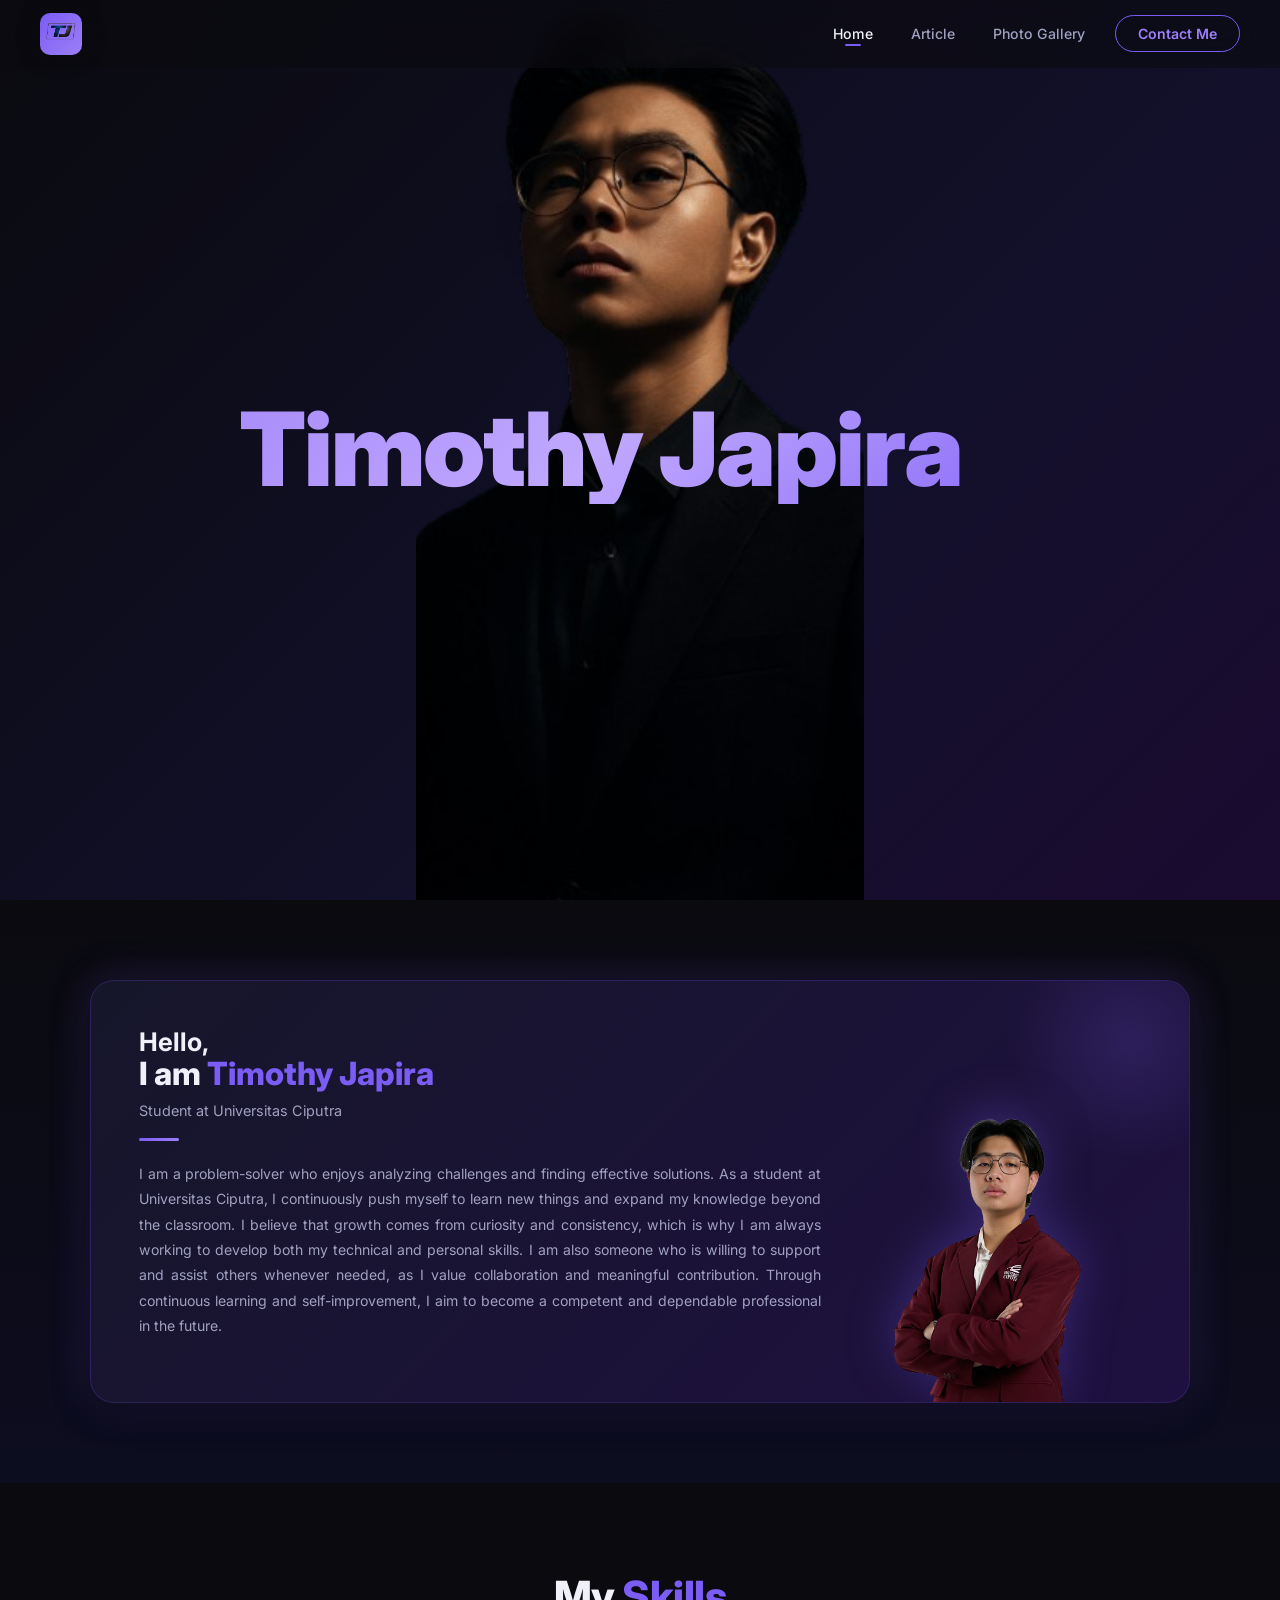
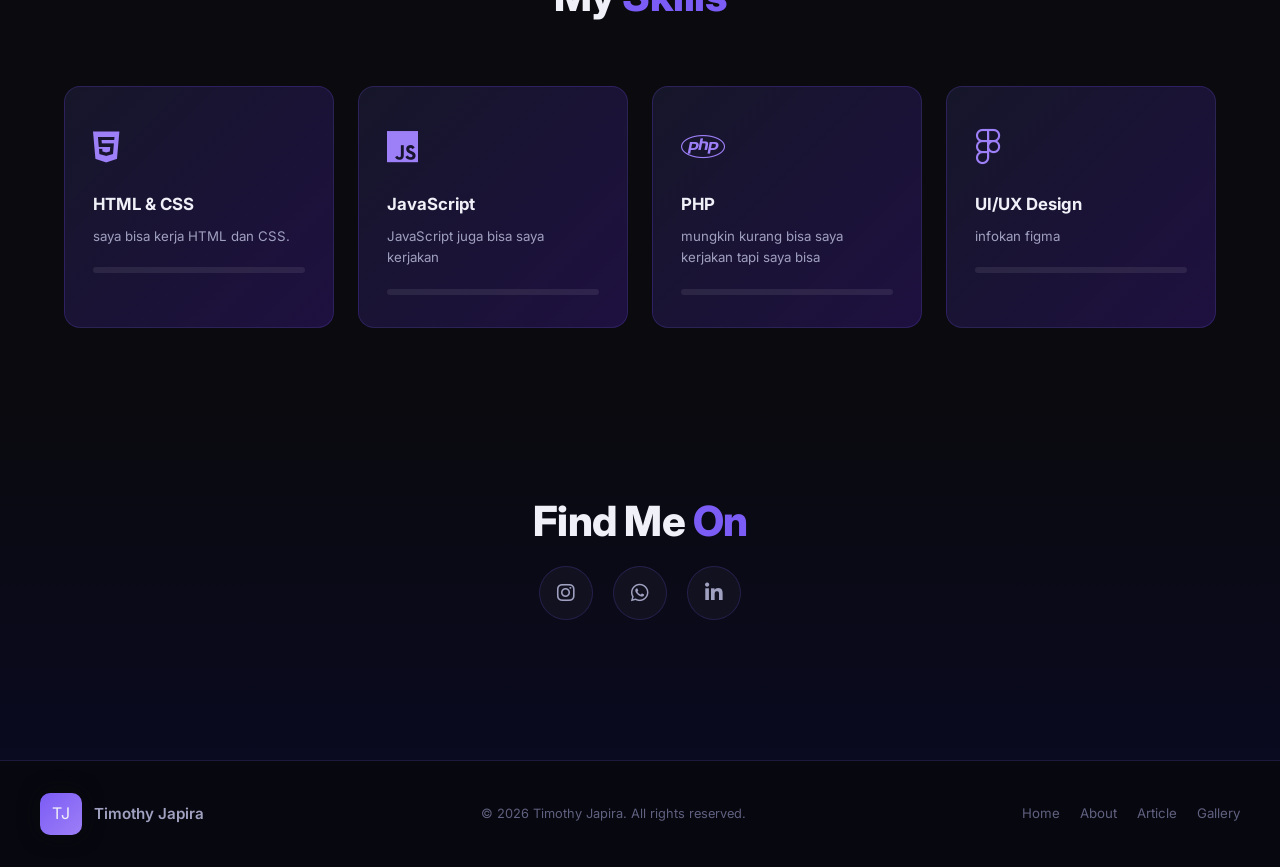
<file: index.html>
<!DOCTYPE html>
<html lang="id">

<head>
  <meta charset="UTF-8" />
  <meta name="viewport" content="width=device-width, initial-scale=1.0" />
  <meta name="description"
    content="Timothy Japira - Personal Portfolio Website. Student at Universitas Ciputra who enjoys solving problems and continuous learning." />
  <title>Timothy Japira | Portfolio</title>
  <link rel="preconnect" href="https://fonts.googleapis.com" />
  <link rel="preconnect" href="https://fonts.gstatic.com" crossorigin />
  <link href="https://fonts.googleapis.com/css2?family=Inter:wght@300;400;500;600;700;800;900&display=swap"
    rel="stylesheet" />
  <link rel="stylesheet" href="https://cdnjs.cloudflare.com/ajax/libs/font-awesome/6.5.1/css/all.min.css" />
  <link rel="stylesheet" href="home.css" />
</head>

<body>

  <!-- ========== navbar ========== -->
  <nav class="navbar" id="navbar">
    <div class="nav-container">
      <a href="#home" class="nav-logo" id="nav-logo-link">
        <div class="logo-box">
          <img src="logo.png" alt="Timothy Japira" class="nav-logo" id="nav-logo-link" />
        </div>
      </a>
      <ul class="nav-links" id="nav-links">
        <li><a href="index.html" class="nav-link active" id="nav-home">Home</a></li>
        <li><a href="article.html" class="nav-link" id="nav-article">Article</a></li>
        <li><a href="Gallery.html" class="nav-link" id="nav-gallery">Photo Gallery</a></li>
        <li><a href="#contact" class="nav-btn" id="nav-contact-btn">Contact Me</a></li>
      </ul>
    <button class="middle" id="middle" aria-label="Toggle Menu">
      <span></span>
      <span></span>
      <span></span>
    </button>
    </div>
  </nav>

 <!-- ========== hero ========== -->
  <section class="hero" id="home">
    <div class="hero-bg-image">
      <img src="image 4.png" alt="Timothy Japira" class="hero-photo" />
    </div>
    <div class="hero-content">
      <h1 class="hero-title" id="hero-title">
        <span class="hero-name">
          <center>Timothy Japira</center>
        </span>
      </h1>
    </div>
  </section>

  <!-- ========== about ========== -->
  <section class="about" id="about">
    <div class="about-container">
      <div class="about-card" id="about-card">
        <div class="about-text" id="about-text">
          <p class="about-greeting">Hello,</p>
          <h2 class="about-name">
            I am <span class="highlight">Timothy Japira</span>
          </h2>
          <p class="about-role">Student at Universitas Ciputra</p>
          <div class="about-divider"></div>
          <p class="about-description">
            I am a problem-solver who enjoys analyzing challenges and finding effective solutions. As a student at
            Universitas Ciputra, I continuously push myself to learn new things and expand my knowledge beyond the
            classroom. I believe that growth comes from curiosity and consistency, which is why I am always working to
            develop both my technical and personal skills. I am also someone who is willing to support and assist others
            whenever needed, as I value collaboration and meaningful contribution. Through continuous learning and
            self-improvement, I aim to become a competent and dependable professional in the future.
          </p>
        </div>
        <div class="about-image-wrap" id="about-image-wrap">
          <img src="TimoGanteng 1.png" alt="Timothy Japira - About" class="about-photo" id="about-photo" />
        </div>
      </div>
    </div>
  </section>

   <!-- ========== skill ========== -->
  <section class="skills" id="skills">
    <div class="section-container">
      <div class="section-header">
        <h2 class="section-title">My <span class="highlight">Skills</span></h2>
      </div>
      <div class="skills-grid" id="skills-grid">
        <div class="skill-card" id="skill-html">
          <div class="skill-icon"><i class="fab fa-html5"></i></div>
          <h3 class="skill-name">HTML & CSS</h3>
          <p class="skill-desc">saya bisa kerja HTML dan CSS.</p>
          <div class="skill-bar">
            <div class="skill-fill" style="--fill: 90%"></div>
          </div>
        </div>
        <div class="skill-card" id="skill-js">
          <div class="skill-icon"><i class="fab fa-js"></i></div>
          <h3 class="skill-name">JavaScript</h3>
          <p class="skill-desc">JavaScript juga bisa saya kerjakan</p>
          <div class="skill-bar">
            <div class="skill-fill" style="--fill: 75%"></div>
          </div>
        </div>
        <div class="skill-card" id="skill-php">
          <div class="skill-icon"><i class="fab fa-php"></i></div>
          <h3 class="skill-name">PHP</h3>
          <p class="skill-desc">mungkin kurang bisa saya kerjakan tapi saya bisa</p>
          <div class="skill-bar">
            <div class="skill-fill" style="--fill: 65%"></div>
          </div>
        </div>
        <div class="skill-card" id="skill-figma">
          <div class="skill-icon"><i class="fab fa-figma"></i></div>
          <h3 class="skill-name">UI/UX Design</h3>
          <p class="skill-desc">infokan figma</p>
          <div class="skill-bar">
            <div class="skill-fill" style="--fill: 70%"></div>
          </div>
        </div>
      </div>
    </div>
  </section>

  <!-- ========== kontak ========== -->
  <section class="contact" id="contact">
    <div class="section-container">
      <div class="contact-content">
        <h2 class="contact-title">Find Me <span class="highlight">On</span></h2>
        <div class="social-links" id="social-links">
          <a href="https://www.instagram.com/timothy_japira?igsh=MTBtNHl4cXpxdXJtYw==" class="social-btn" aria-label="Instagram">
            <i class="fab fa-instagram"></i>
          </a>
          <a href="https://wa.me/qr/Y2BQQBVTBUAJJ1" class="social-btn" aria-label="WhatsApp">
            <i class="fab fa-whatsapp"></i>
          </a>
          <a href="https://www.linkedin.com/in/timothy-japira-360aa237a?utm_source=share_via&utm_content=profile&utm_medium=member_android" class="social-btn"  aria-label="LinkedIn">
            <i class="fab fa-linkedin-in"></i>
          </a>
        </div>
      </div>
    </div>
  </section>

  <!-- ========== footer ========== -->
  <footer class="footer">
    <div class="footer-container">
      <div class="footer-logo">
        <div class="logo-box"><span class="logo-text">TJ</span></div>
        <span class="footer-name">Timothy Japira</span>
      </div>
      <p class="footer-copy">&copy; 2026 Timothy Japira. All rights reserved.</p>
      <div class="footer-links">
        <a href="#home" >Home</a>
        <a href="#about" >About</a>
        <a href="#article" >Article</a>
        <a href="#gallery">Gallery</a>
      </div>
    </div>
  </footer>

  <script src="Home.js"></script>
</body>

</html>
</file>
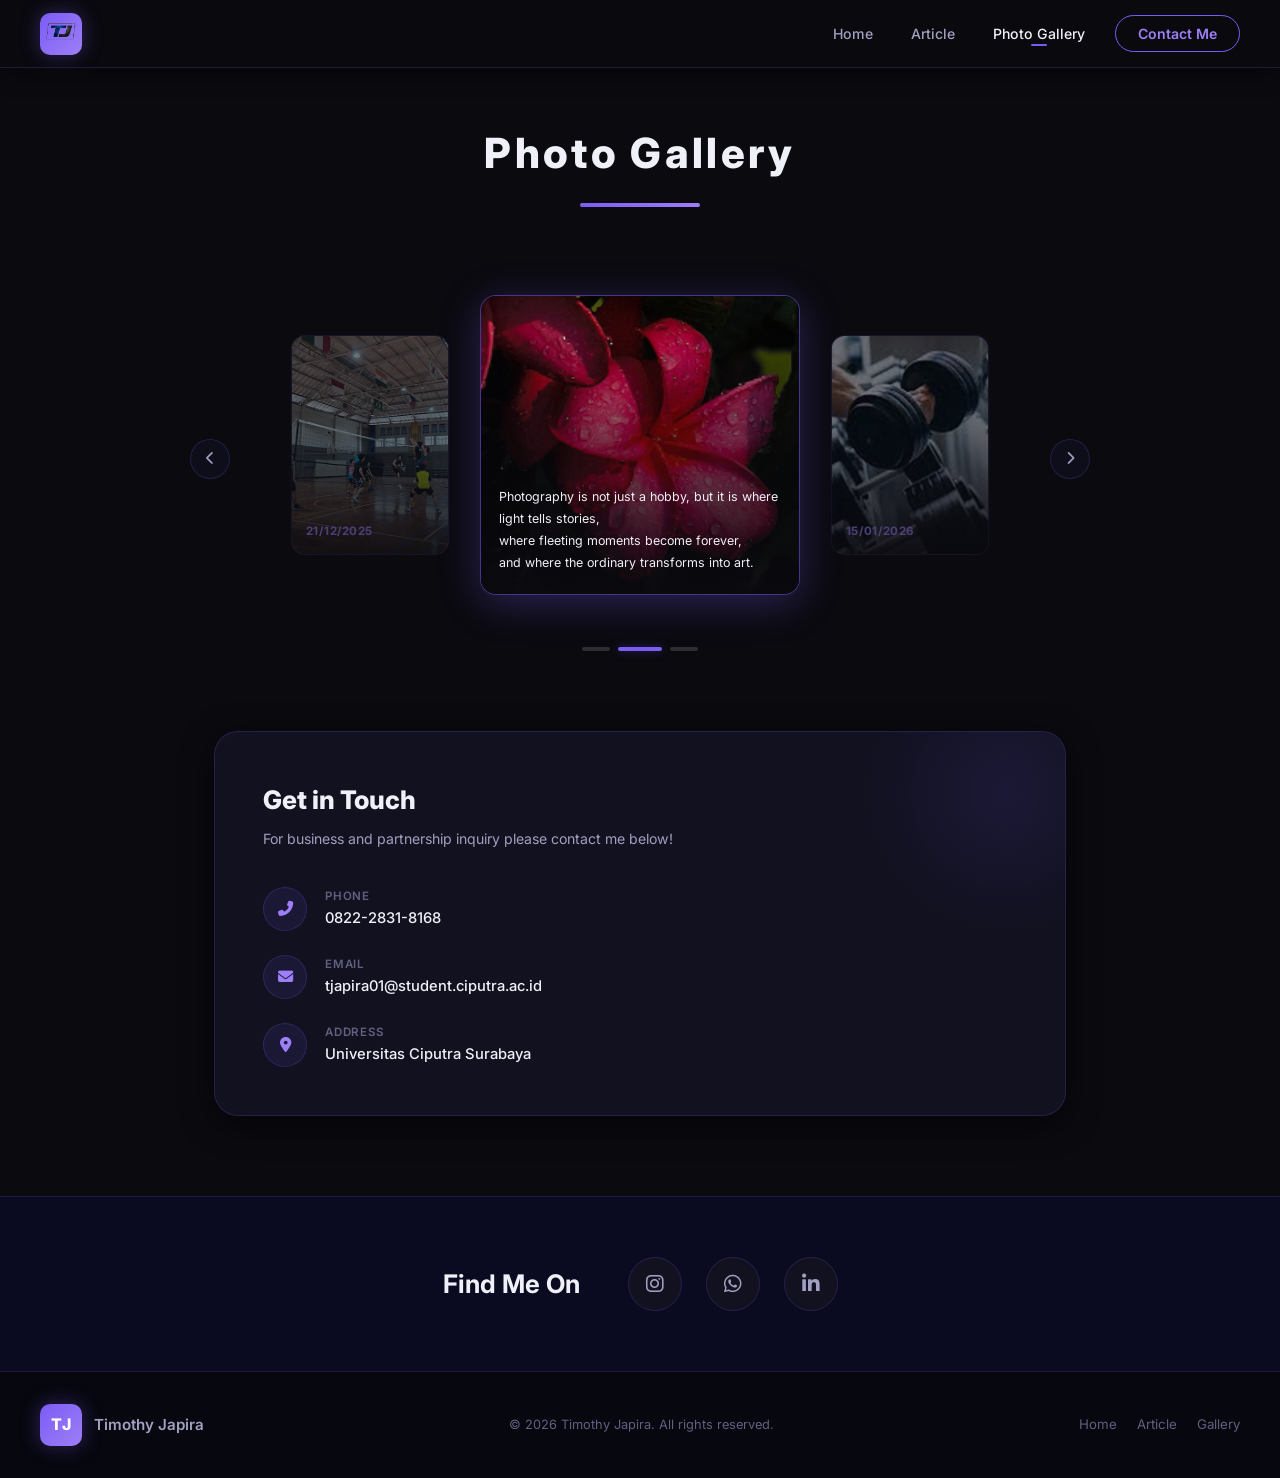
<file: gallery.html>
<!DOCTYPE html>
<html lang="id">
<head>
  <meta charset="UTF-8" />
  <meta name="viewport" content="width=device-width, initial-scale=1.0" />
  <meta name="description" content="Photo Gallery — Timothy Japira. A collection of moments and memories captured through the lens." />
  <title>Photo Gallery | Timothy Japira</title>
  <link rel="preconnect" href="https://fonts.googleapis.com" />
  <link rel="preconnect" href="https://fonts.gstatic.com" crossorigin />
  <link href="https://fonts.googleapis.com/css2?family=Inter:wght@300;400;500;600;700;800;900&display=swap" rel="stylesheet" />
  <link rel="stylesheet" href="https://cdnjs.cloudflare.com/ajax/libs/font-awesome/6.5.1/css/all.min.css" />
  <link rel="stylesheet" href="style.css" />
  <link rel="stylesheet" href="gallery.css" />
</head>
<body>

  <!-- ===== NAVBAR ===== -->
  <nav class="navbar scrolled" id="navbar">
    <div class="nav-container">
      <a href="Home.html" class="nav-logo" id="nav-logo-link">
        <div class="logo-box">
           <img src="logo.png" alt="Timothy Japira" class="nav-logo" id="nav-logo-link" />
        </div>
      </a>
      <ul class="nav-links" id="nav-links">
        <li><a href="Home.html"    class="nav-link"        id="nav-home">Home</a></li>
        <li><a href="article.html" class="nav-link"        id="nav-article">Article</a></li>
        <li><a href="Gallery.html" class="nav-link active" id="nav-gallery">Photo Gallery</a></li>
        <li><a href="Home.html#contact" class="nav-btn"   id="nav-contact-btn">Contact Me</a></li>
      </ul>
      <button class="middle"  aria-label="Toggle Menu">
      </button>
    </div>
  </nav>

  <!-- ===== GALLERY HEADER ===== -->
  <header class="gallery-header" id="gallery-header">
    <div class="gallery-header-content">
      <h1 class="gallery-main-title" id="gallery-page-title">Photo Gallery</h1>
      <div class="gallery-title-underline"></div>
    </div>
  </header>

  <!-- ===== CAROUSEL SECTION ===== -->
  <section class="carousel-section" id="carousel-section">
    <div class="carousel-wrapper" id="carousel-wrapper">

      <!-- TRACK -->
      <div class="carousel-track" id="carousel-track">

        <!-- Slide 1 — Volleyball Court (Active) -->
        <div class="carousel-slide active" id="slide-1" data-index="1">
          <div class="slide-inner">
            <img src="image 5.png" alt="Volleyball" class="slide-img" />
            <div class="slide-overlay active-overlay">
              <p class="slide-quote">
                Volleyball is not just a sport, but it is where passion meets discipline,<br />
                where sweat turns into strength,<br />
                where strangers become family,<br />
                and every jump feels like chasing the sky.
              </p>
            </div>
          </div>
        </div>

        <!-- Slide 2 — Photography Hobby -->
        <div class="carousel-slide" id="slide-2" data-index="3">
          <div class="slide-inner">
            <img src="image 6.png" alt="Photography" class="slide-img" />
            <div class="slide-overlay active-overlay">
              <p class="slide-quote">
                Volleyball ort, but it is where passion meets discipline,<br />
                where sweat turns into strength,<br />
                where strangers become family,<br />
                and every jump feels like chasing the sky.
              </p>
              <span class="slide-date">15/01/2026</span>
            </div>
          </div>
        </div>

        <!-- Slide 3 — Gym Hobby -->
        <div class="carousel-slide" id="slide-3" data-index="4">
          <div class="slide-inner">
            <img src="image 7.png" alt="Gym" class="slide-img" />
            <div class="slide-overlay">
              <span class="slide-date">02/03/2026</span>
            </div>
          </div>
        </div>

      </div><!-- /.carousel-track -->

      <!-- Arrows -->
      <button class="carousel-arrow arrow-prev" id="arrow-prev" aria-label="Previous">
        <i class="fas fa-chevron-left"></i>
      </button>
      <button class="carousel-arrow arrow-next" id="arrow-next" aria-label="Next">
        <i class="fas fa-chevron-right"></i>
      </button>

      <!-- Dots -->
      <div class="carousel-dots" id="carousel-dots">
        <button class="dot" id="dot-0" aria-label="Slide 1"></button>
        <button class="dot active" id="dot-1" aria-label="Slide 2"></button>
        <button class="dot" id="dot-2" aria-label="Slide 3"></button>
       
      </div>

    </div><!-- /.carousel-wrapper -->
  </section>

  <!-- ===== GET IN TOUCH ===== -->
  <section class="get-in-touch" id="get-in-touch">
    <div class="gallery-container">
      <div class="touch-card" id="touch-card">
        <h2 class="touch-title">Get in Touch</h2>
        <p class="touch-subtitle">For business and partnership inquiry please contact me below!</p>

        <div class="touch-items">
          <div class="touch-item" id="touch-phone">
            <div class="touch-icon"><i class="fas fa-phone-alt"></i></div>
            <div class="touch-info">
              <span class="touch-label">Phone</span>
              <span class="touch-value">0822-2831-8168</span>
            </div>
          </div>

          <div class="touch-item" >
            <div class="touch-icon"><i class="fas fa-envelope"></i></div>
            <div class="touch-info">
              <span class="touch-label">Email</span>
              <span class="touch-value">tjapira01@student.ciputra.ac.id</span>
            </div>
          </div>

          <div class="touch-item" id="touch-address">
            <div class="touch-icon"><i class="fas fa-map-marker-alt"></i></div>
            <div class="touch-info">
              <span class="touch-label">Address</span>
              <span class="touch-value">Universitas Ciputra Surabaya</span>
            </div>
          </div>
        </div>
      </div>
    </div>
  </section>

  <!-- ===== FIND ME ON ===== -->
  <section class="social-section" id="social">
    <div class="gallery-container">
      <div class="social-content">
        <h2 class="social-heading" >Find Me On</h2>
        <div class="social-links" >
          <a href="https://www.instagram.com/timothy_japira?igsh=MTBtNHl4cXpxdXJtYw==" class="social-btn" aria-label="Instagram">
            <i class="fab fa-instagram"></i>
          </a>
          <a href="https://wa.me/qr/Y2BQQBVTBUAJJ1" class="social-btn"  aria-label="WhatsApp">
            <i class="fab fa-whatsapp"></i>
          </a>
          <a href="https://www.linkedin.com/in/timothy-japira-360aa237a?utm_source=share_via&utm_content=profile&utm_medium=member_android" class="social-btn" aria-label="LinkedIn">
            <i class="fab fa-linkedin-in"></i>
          </a>
        </div>
      </div>
    </div>
  </section>

  <!-- ===== FOOTER ===== -->
  <footer class="footer" id="footer">
    <div class="footer-container">
      <div class="footer-logo">
        <div class="logo-box"><span class="logo-text">TJ</span></div>
        <span class="footer-name">Timothy Japira</span>
      </div>
      <p class="footer-copy">&copy; 2026 Timothy Japira. All rights reserved.</p>
      <div class="footer-links">
        <a href="Home.html"    id="footer-home">Home</a>
        <a href="article.html" id="footer-article">Article</a>
        <a href="Gallery.html" id="footer-gallery">Gallery</a>
      </div>
    </div>
  </footer>

  <script src="gallery.js"></script>
</body>
</html>
</file>
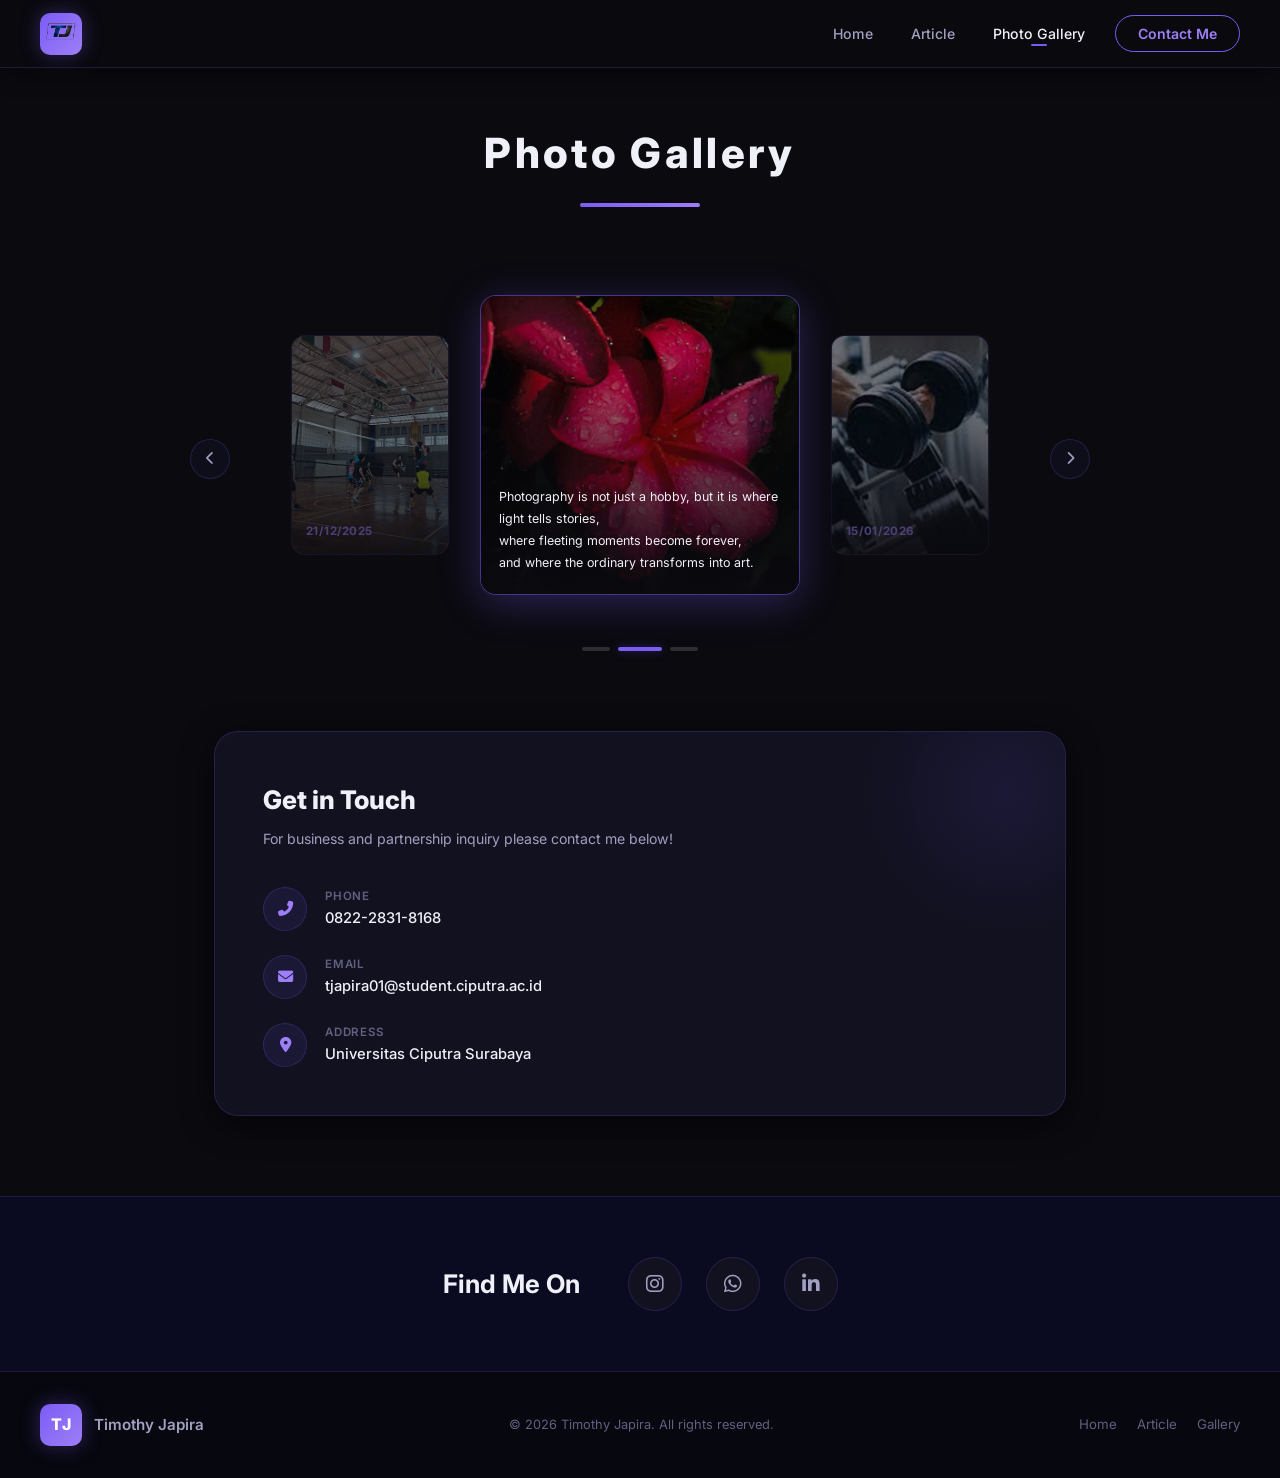
<file: Gallery.html>
<!DOCTYPE html>
<html lang="id">
<head>
  <meta charset="UTF-8" />
  <meta name="viewport" content="width=device-width, initial-scale=1.0" />
  <meta name="description" content="Photo Gallery — Timothy Japira. A collection of moments and memories captured through the lens." />
  <title>Photo Gallery | Timothy Japira</title>
  <link rel="preconnect" href="https://fonts.googleapis.com" />
  <link rel="preconnect" href="https://fonts.gstatic.com" crossorigin />
  <link href="https://fonts.googleapis.com/css2?family=Inter:wght@300;400;500;600;700;800;900&display=swap" rel="stylesheet" />
  <link rel="stylesheet" href="https://cdnjs.cloudflare.com/ajax/libs/font-awesome/6.5.1/css/all.min.css" />
  <link rel="stylesheet" href="style.css" />
  <link rel="stylesheet" href="gallery.css" />
</head>
<body>

  <!-- ===== NAVBAR ===== -->
  <nav class="navbar scrolled" id="navbar">
    <div class="nav-container">
      <a href="index.html" class="nav-logo" id="nav-logo-link">
        <div class="logo-box">
           <img src="logo.png" alt="Timothy Japira" class="nav-logo" id="nav-logo-link" />
        </div>
      </a>
      <ul class="nav-links" id="nav-links">
        <li><a href="index.html"    class="nav-link"        id="nav-home">Home</a></li>
        <li><a href="article.html" class="nav-link"        id="nav-article">Article</a></li>
        <li><a href="Gallery.html" class="nav-link active" id="nav-gallery">Photo Gallery</a></li>
        <li><a href="index.html#contact" class="nav-btn"   id="nav-contact-btn">Contact Me</a></li>
      </ul>
    <button class="middle" id="middle" aria-label="Toggle Menu">
      <span></span>
      <span></span>
      <span></span>
    </button>
    </div>
  </nav>

  <!-- ===== GALLERY HEADER ===== -->
  <header class="gallery-header" id="gallery-header">
    <div class="gallery-header-content">
      <h1 class="gallery-main-title" id="gallery-page-title">Photo Gallery</h1>
      <div class="gallery-title-underline"></div>
    </div>
  </header>

  <!-- ===== CAROUSEL SECTION ===== -->
  <section class="carousel-section" id="carousel-section">
    <div class="carousel-wrapper" id="carousel-wrapper">

      <!-- TRACK -->
      <div class="carousel-track" id="carousel-track">

        <!-- Slide 1 — Volleyball Court (Active) -->
        <div class="carousel-slide active" id="slide-1" data-index="1">
          <div class="slide-inner">
            <img src="image 5.png" alt="Volleyball" class="slide-img" />
            <div class="slide-overlay active-overlay">
              <p class="slide-quote">
                Volleyball is not just a sport, but it is where passion meets discipline,<br />
                where sweat turns into strength,<br />
                where strangers become family,<br />
                and every jump feels like chasing the sky.
              </p>
            </div>
          </div>
        </div>

        <!-- Slide 2 — Photography Hobby -->
        <div class="carousel-slide" id="slide-2" data-index="3">
          <div class="slide-inner">
            <img src="image 6.png" alt="Photography" class="slide-img" />
            <div class="slide-overlay active-overlay">
              <p class="slide-quote">
                Volleyball ort, but it is where passion meets discipline,<br />
                where sweat turns into strength,<br />
                where strangers become family,<br />
                and every jump feels like chasing the sky.
              </p>
              <span class="slide-date">15/01/2026</span>
            </div>
          </div>
        </div>

        <!-- Slide 3 — Gym Hobby -->
        <div class="carousel-slide" id="slide-3" data-index="4">
          <div class="slide-inner">
            <img src="image 7.png" alt="Gym" class="slide-img" />
            <div class="slide-overlay">
              <span class="slide-date">02/03/2026</span>
            </div>
          </div>
        </div>

      </div><!-- /.carousel-track -->

      <!-- Arrows -->
      <button class="carousel-arrow arrow-prev" id="arrow-prev" aria-label="Previous">
        <i class="fas fa-chevron-left"></i>
      </button>
      <button class="carousel-arrow arrow-next" id="arrow-next" aria-label="Next">
        <i class="fas fa-chevron-right"></i>
      </button>

      <!-- Dots -->
      <div class="carousel-dots" id="carousel-dots">
        <button class="dot" id="dot-0" aria-label="Slide 1"></button>
        <button class="dot active" id="dot-1" aria-label="Slide 2"></button>
        <button class="dot" id="dot-2" aria-label="Slide 3"></button>
       
      </div>

    </div><!-- /.carousel-wrapper -->
  </section>

  <!-- ===== GET IN TOUCH ===== -->
  <section class="get-in-touch" id="get-in-touch">
    <div class="gallery-container">
      <div class="touch-card" id="touch-card">
        <h2 class="touch-title">Get in Touch</h2>
        <p class="touch-subtitle">For business and partnership inquiry please contact me below!</p>

        <div class="touch-items">
          <div class="touch-item" id="touch-phone">
            <div class="touch-icon"><i class="fas fa-phone-alt"></i></div>
            <div class="touch-info">
              <span class="touch-label">Phone</span>
              <span class="touch-value">0822-2831-8168</span>
            </div>
          </div>

          <div class="touch-item" >
            <div class="touch-icon"><i class="fas fa-envelope"></i></div>
            <div class="touch-info">
              <span class="touch-label">Email</span>
              <span class="touch-value">tjapira01@student.ciputra.ac.id</span>
            </div>
          </div>

          <div class="touch-item" id="touch-address">
            <div class="touch-icon"><i class="fas fa-map-marker-alt"></i></div>
            <div class="touch-info">
              <span class="touch-label">Address</span>
              <span class="touch-value">Universitas Ciputra Surabaya</span>
            </div>
          </div>
        </div>
      </div>
    </div>
  </section>

  <!-- ===== FIND ME ON ===== -->
  <section class="social-section" id="social">
    <div class="gallery-container">
      <div class="social-content">
        <h2 class="social-heading" >Find Me On</h2>
        <div class="social-links" >
          <a href="https://www.instagram.com/timothy_japira?igsh=MTBtNHl4cXpxdXJtYw==" class="social-btn" aria-label="Instagram">
            <i class="fab fa-instagram"></i>
          </a>
          <a href="https://wa.me/qr/Y2BQQBVTBUAJJ1" class="social-btn"  aria-label="WhatsApp">
            <i class="fab fa-whatsapp"></i>
          </a>
          <a href="https://www.linkedin.com/in/timothy-japira-360aa237a?utm_source=share_via&utm_content=profile&utm_medium=member_android" class="social-btn" aria-label="LinkedIn">
            <i class="fab fa-linkedin-in"></i>
          </a>
        </div>
      </div>
    </div>
  </section>

  <!-- ===== FOOTER ===== -->
  <footer class="footer" id="footer">
    <div class="footer-container">
      <div class="footer-logo">
        <div class="logo-box"><span class="logo-text">TJ</span></div>
        <span class="footer-name">Timothy Japira</span>
      </div>
      <p class="footer-copy">&copy; 2026 Timothy Japira. All rights reserved.</p>
      <div class="footer-links">
        <a href="index.html"    id="footer-home">Home</a>
        <a href="article.html" id="footer-article">Article</a>
        <a href="Gallery.html" id="footer-gallery">Gallery</a>
      </div>
    </div>
  </footer>

  <script src="gallery.js"></script>
</body>
</html>
</file>
<file: home.css>
/* warna dll. kayak aset  */
*, *::before, *::after {
  margin: 0;
  padding: 0;
  box-sizing: border-box;
}

:root {
  --purple:        #7B5CF5;
  --purple-light:  #9D7FF7;
  --purple-dark:   #5A3ED9;
  --purple-glow:   rgba(123, 92, 245, 0.35);
  --bg-dark:       #0A0A0F;
  --bg-card:       #111120;
  --bg-card2:      #16162A;
  --text-primary:  #F0F0F8;
  --text-secondary:#A0A0C0;
  --text-muted:    #606080;
  --border:        rgba(123, 92, 245, 0.2);
  --gradient-hero: linear-gradient(135deg, #0A0A0F 0%, #12102A 60%, #1A0A30 100%);
  --gradient-card: linear-gradient(135deg, #16162A 0%, #1E1040 100%);
  --gradient-btn:  linear-gradient(135deg, #7B5CF5, #9D7FF7);
  --font:          'Inter', sans-serif;
  --radius:        16px;
  --radius-sm:     10px;
  --shadow:        0 8px 32px rgba(0,0,0,0.5);
  --shadow-glow:   0 0 40px rgba(123,92,245,0.25);
  --transition:    0.3s cubic-bezier(0.4, 0, 0.2, 1);
}

html {
  scroll-behavior: smooth;
  font-size: 16px;
}

body {
  font-family: var(--font);
  background-color: var(--bg-dark);
  color: var(--text-primary);
  overflow-x: hidden;
  line-height: 1.6;
}

a { text-decoration: none; color: inherit; }
ul { list-style: none; }
img { display: block; max-width: 100%; }

.highlight { color: var(--purple); }

/* scrollbar */
::-webkit-scrollbar { width: 6px; }
::-webkit-scrollbar-track { background: var(--bg-dark); }
::-webkit-scrollbar-thumb { background: var(--purple-dark); border-radius: 3px; }
::-webkit-scrollbar-thumb:hover { background: var(--purple); }

/* navbar */
.navbar {
  position: fixed;
  top: 0; left: 0; right: 0;
  z-index: 1000;
  padding: 0 24px;
  height: 68px;
  display: flex;
  align-items: center;
  background: rgba(10, 10, 15, 0.6);
  backdrop-filter: blur(20px);
  -webkit-backdrop-filter: blur(20px);
  border-bottom: 1px solid transparent;
  transition: var(--transition);
}

.navbar.scrolled {
  background: rgba(10, 10, 15, 0.92);
  border-bottom-color: var(--border);
  box-shadow: 0 4px 24px rgba(0,0,0,0.4);
}

.nav-container {
  width: 100%;
  max-width: 1200px;
  margin: 0 auto;
  display: flex;
  align-items: center;
  justify-content: space-between;
}

.nav-logo { display: flex; align-items: center; }

.logo-box {
  width: 42px; height: 42px;
  background: var(--gradient-btn);
  border-radius: 10px;
  display: flex; align-items: center; justify-content: center;
  box-shadow: 0 0 20px var(--bg-dark);
  transition: var(--transition);
}
.logo-box:hover { transform: scale(1.08); box-shadow: 0 0 1px var(--bg-dark); }


.nav-links {
  display: flex; align-items: center; gap: 6px;
}

.nav-link {
  padding: 8px 16px;
  font-size: 0.88rem;
  font-weight: 500;
  color: var(--text-secondary);
  border-radius: 8px;
  transition: var(--transition);
  position: relative;
}
.nav-link::after {
  content: '';
  position: absolute;
  bottom: 4px; left: 50%;
  transform: translateX(-50%) scaleX(0);
  width: 16px; height: 2px;
  background: var(--purple);
  border-radius: 1px;
  transition: var(--transition);
}
.nav-link:hover, .nav-link.active {
  color: var(--text-primary);
}
.nav-link:hover::after, .nav-link.active::after {
  transform: translateX(-50%) scaleX(1);
}

.nav-btn {
  padding: 9px 22px;
  background: transparent;
  border: 1.5px solid var(--purple);
  border-radius: 50px;
  font-size: 0.88rem;
  font-weight: 600;
  color: var(--purple-light);
  transition: var(--transition);
  cursor: pointer;
  margin-left: 8px;
}
.nav-btn:hover {
  background: var(--gradient-btn);
  color: #fff;
  border-color: transparent;
  box-shadow: var(--shadow-glow);
}

.middle {
  display: none;
  flex-direction: column;
  gap: 5px;
  background: none;
  border: none;
  cursor: pointer;
  padding: 4px;
}
.middle span {
  display: block; width: 24px; height: 2px;
  background: var(--text-primary);
  border-radius: 2px;
  transition: var(--transition);
}

/* Bagian button*/
.btn-primary {
  display: inline-flex;
  align-items: center;
  gap: 8px;
  padding: 13px 30px;
  background: var(--gradient-btn);
  color: #fff;
  font-weight: 600;
  font-size: 0.9rem;
  border: none;
  border-radius: 50px;
  cursor: pointer;
  transition: var(--transition);
  box-shadow: 0 4px 20px rgba(123,92,245,0.4);
}
.btn-primary:hover {
  transform: translateY(-2px);
  box-shadow: 0 8px 32px rgba(123,92,245,0.55);
}

.btn-outline {
  display: inline-flex;
  align-items: center;
  gap: 8px;
  padding: 13px 30px;
  background: transparent;
  color: var(--purple-light);
  font-weight: 600;
  font-size: 0.9rem;
  border: 1.5px solid var(--purple);
  border-radius: 50px;
  cursor: pointer;
  transition: var(--transition);
}
.btn-outline:hover {
  background: rgba(123,92,245,0.12);
  color: #fff;
  transform: translateY(-2px);
}


   /* Bagian Hero */
.hero {
  position: relative;
  min-height: 100vh;
  display: flex;
  align-items: center;
  overflow: hidden;
  background: var(--gradient-hero);
}

.hero-photo {
  position: absolute;
  top: 0;
  left: 50%;                 
  transform: translateX(-50%);
  width: 35%;
  height: 100%;
  object-fit: cover;
  object-position: center top;
}

.hero-content {
  position: absolute;
  z-index: 50;
  max-width: 1200px;
  margin: 0 auto;
  padding: 100px 24px 80px;
  width: 100%;
}

.hero-title {
  font-size: clamp(3rem, 8vw, 6.5rem);
  font-weight: 900;
  line-height: 1.05;
  letter-spacing: -2px;
  margin-bottom: 20px;
  animation: fadeSlideUp 0.9s ease both;
}
.hero-name {
    display: flex;
  align-items: center;
  justify-content: center;
  background: linear-gradient(135deg, #9D7FF7 0%, #C0A8FF 50%, #7B5CF5 100%);
  -webkit-background-clip: text;
  -webkit-text-fill-color: transparent;
  background-clip: text;
}

.hero-subtitle {
  font-size: 1.15rem;
  color: var(--text-secondary);
  font-weight: 400;
  margin-bottom: 36px;
  letter-spacing: 0.3px;
  animation: fadeSlideUp 0.9s 0.15s ease both;
}

.hero-cta {
  display: flex;
  gap: 16px;
  flex-wrap: wrap;
  animation: fadeSlideUp 0.9s 0.3s ease both;
}

/* bagian about */
.about {
  padding: 80px 24px;
  background: linear-gradient(180deg, var(--bg-dark) 0%, #0D0D20 100%);
}

.about-container {
  max-width: 1100px;
  margin: 0 auto;
}

.about-card {
  background: var(--gradient-card);
  border: 1px solid var(--border);
  border-radius: 24px;
  padding: 48px 48px 0 48px;
  display: flex;
  align-items: flex-end;
  gap: 40px;
  box-shadow: var(--shadow), var(--shadow-glow);
  overflow: hidden;
  position: relative;
}
.about-card::before {
  content: '';
  position: absolute;
  top: -60px; right: -60px;
  width: 240px; height: 240px;
  background: radial-gradient(circle, rgba(123,92,245,0.18) 0%, transparent 70%);
  pointer-events: none;
}

.about-text {
  flex: 1;
  padding-bottom: 48px;
}

.about-greeting {
  font-size: 1.6rem;
  font-weight: 700;
  color: var(--text-primary);
  line-height: 1;
}
.about-name {
  font-size: 2rem;
  font-weight: 800;
  margin-bottom: 6px;
  line-height: 1.2;
}
.about-role {
  font-size: 0.9rem;
  color: var(--text-secondary);
  margin-bottom: 16px;
}
.about-divider {
  width: 40px; height: 3px;
  background: var(--gradient-btn);
  border-radius: 2px;
  margin-bottom: 20px;
}
.about-description {
  font-size: 0.88rem;
  color: var(--text-secondary);
  line-height: 1.8;
  text-align: justify;
  margin-bottom: 1rem;
}

.about-stats {
  display: flex;
  gap: 32px;
}
.stat-item {
  display: flex;
  flex-direction: column;
}
.stat-number {
  font-size: 1.8rem;
  font-weight: 800;
  color: var(--purple-light);
  line-height: 1;
}
.stat-label {
  font-size: 0.75rem;
  color: var(--text-muted);
  margin-top: 4px;
}

.about-image-wrap {
  width: 280px;
  flex-shrink: 0;
  align-self: flex-end;
}
.about-photo {
  width: 100%;
  height: 340px;
  object-fit: contain;
  object-position: top center;
  border-radius: 16px 16px 0 0;
  filter: drop-shadow(0 -8px 24px rgba(123,92,245,0.3));
}

/* bagian section */
.section-container {
  max-width: 1200px;
  margin: 0 auto;
  padding: 80px 24px;
}

.section-header {
  text-align: center;
  margin-bottom: 56px;
}
.section-title {
  font-size: clamp(1.8rem, 4vw, 2.6rem);
  font-weight: 800;
  margin-bottom: 12px;
  letter-spacing: -0.5px;
}
.section-subtitle {
  font-size: 0.95rem;
  color: var(--text-secondary);
  max-width: 500px;
  margin: 0 auto;
}

/* bagian skills */
.skills {
  background: var(--bg-dark);
}

.skills-grid {
  display: grid;
  grid-template-columns: repeat(auto-fit, minmax(240px, 1fr));
  gap: 24px;
}

.skill-card {
  background: var(--gradient-card);
  border: 1px solid var(--border);
  border-radius: var(--radius);
  padding: 32px 28px;
  transition: var(--transition);
  position: relative;
  overflow: hidden;
}
.skill-card::before {
  content: '';
  position: absolute;
  inset: 0;
  background: var(--gradient-btn);
  opacity: 0;
  transition: var(--transition);
  border-radius: var(--radius);
}
.skill-card:hover {
  border-color: var(--purple);
  transform: translateY(-6px);
  box-shadow: var(--shadow), 0 0 32px var(--purple-glow);
}
.skill-card:hover::before { opacity: 0.06; }

.skill-icon {
  font-size: 2.2rem;
  color: var(--purple-light);
  margin-bottom: 16px;
  position: relative;
}
.skill-name {
  font-size: 1.05rem;
  font-weight: 700;
  margin-bottom: 8px;
  position: relative;
}
.skill-desc {
  font-size: 0.83rem;
  color: var(--text-secondary);
  margin-bottom: 20px;
  position: relative;
}
.skill-bar {
  width: 100%;
  height: 6px;
  background: rgba(255,255,255,0.08);
  border-radius: 3px;
  overflow: hidden;
  position: relative;
}
.skill-fill {
  height: 100%;
  width: 0;
  background: var(--gradient-btn);
  border-radius: 3px;
  transition: width 1.2s cubic-bezier(0.4, 0, 0.2, 1) 0.3s;
}
.skill-card.in-view .skill-fill {
  width: var(--fill);
}

/* bagian article */
.articles {
  background: linear-gradient(180deg, #0D0D20 0%, var(--bg-dark) 100%);
}

.articles-grid {
  display: grid;
  grid-template-columns: repeat(auto-fit, minmax(300px, 1fr));
  gap: 28px;
}

.article-card {
  background: var(--bg-card);
  border: 1px solid var(--border);
  border-radius: var(--radius);
  overflow: hidden;
  transition: var(--transition);
}
.article-card:hover {
  border-color: var(--purple);
  transform: translateY(-6px);
  box-shadow: var(--shadow), 0 0 28px var(--purple-glow);
}

.article-img-wrap {
  height: 180px;
  background: var(--bg-card2);
  display: flex; align-items: center; justify-content: center;
  border-bottom: 1px solid var(--border);
}
.article-img-placeholder {
  font-size: 3rem;
  color: var(--purple-dark);
  opacity: 0.6;
}

.article-body { padding: 24px; }

.article-tag {
  display: inline-block;
  padding: 4px 12px;
  background: rgba(123,92,245,0.15);
  border: 1px solid rgba(123,92,245,0.3);
  border-radius: 20px;
  font-size: 0.72rem;
  font-weight: 600;
  color: var(--purple-light);
  text-transform: uppercase;
  letter-spacing: 0.5px;
  margin-bottom: 12px;
}
.article-title {
  font-size: 1.05rem;
  font-weight: 700;
  margin-bottom: 10px;
  line-height: 1.4;
  color: var(--text-primary);
}
.article-excerpt {
  font-size: 0.83rem;
  color: var(--text-secondary);
  line-height: 1.7;
  margin-bottom: 20px;
}
.article-meta {
  display: flex;
  align-items: center;
  justify-content: space-between;
  font-size: 0.78rem;
  color: var(--text-muted);
}
.article-meta i { margin-right: 5px; }

.read-more {
  color: var(--purple-light);
  font-weight: 600;
  transition: var(--transition);
  display: flex;
  align-items: center;
  gap: 5px;
}
.read-more:hover {
  color: var(--purple);
  gap: 9px;
}

/* bagian galleri */
.gallery {
  background: var(--bg-dark);
}

.gallery-grid {
  display: grid;
  grid-template-columns: repeat(3, 1fr);
  grid-template-rows: auto auto;
  gap: 16px;
}

.gallery-large {
  grid-column: 1 / 3;
  grid-row: 1 / 3;
}

.gallery-item {
  border-radius: var(--radius);
  overflow: hidden;
  position: relative;
  cursor: pointer;
  min-height: 200px;
  background: var(--bg-card2);
  border: 1px solid var(--border);
}
.gallery-placeholder {
  width: 100%; height: 100%;
  min-height: inherit;
  display: flex; align-items: center; justify-content: center;
  font-size: 3rem;
  color: var(--purple-dark);
  opacity: 0.5;
  transition: var(--transition);
}
.gallery-large .gallery-placeholder { font-size: 5rem; min-height: 416px; }

.gallery-overlay {
  position: absolute;
  inset: 0;
  background: rgba(123,92,245,0.7);
  display: flex; align-items: center; justify-content: center;
  opacity: 0;
  transition: var(--transition);
}
.gallery-overlay span {
  color: #fff;
  font-size: 0.9rem;
  font-weight: 600;
  letter-spacing: 1px;
}
.gallery-item:hover .gallery-overlay { opacity: 1; }
.gallery-item:hover { border-color: var(--purple); }

/* bagian kontak */
.contact {
  background: linear-gradient(180deg, var(--bg-dark) 0%, #0A0A20 100%);
}

.contact-content {
  max-width: 700px;
  margin: 0 auto;
  text-align: center;
}

.contact-title {
  font-size: clamp(1.8rem, 4vw, 2.6rem);
  font-weight: 800;
  margin-bottom: 12px;
  letter-spacing: -0.5px;
}
.contact-subtitle {
  font-size: 0.95rem;
  color: var(--text-secondary);
  margin-bottom: 40px;
}

.social-links {
  display: flex;
  justify-content: center;
  gap: 20px;
  margin-bottom: 60px;
}

.social-btn {
  width: 54px; height: 54px;
  background: var(--bg-card);
  border: 1.5px solid var(--border);
  border-radius: 50%;
  display: flex; align-items: center; justify-content: center;
  font-size: 1.25rem;
  color: var(--text-secondary);
  transition: var(--transition);
}
.social-btn:hover {
  background: var(--gradient-btn);
  color: #fff;
  border-color: transparent;
  transform: translateY(-4px);
  box-shadow: 0 8px 24px var(--purple-glow);
}

.form-title {
  font-size: 1.3rem;
  font-weight: 700;
  margin-bottom: 24px;
  color: var(--text-primary);
}

.contact-form {
  display: flex;
  flex-direction: column;
  gap: 16px;
  text-align: left;
}

.form-row {
  display: grid;
  grid-template-columns: 1fr 1fr;
  gap: 16px;
}

.form-group { display: flex; flex-direction: column; }

.form-input {
  width: 100%;
  padding: 14px 18px;
  background: var(--bg-card);
  border: 1.5px solid var(--border);
  border-radius: var(--radius-sm);
  color: var(--text-primary);
  font-family: var(--font);
  font-size: 0.9rem;
  transition: var(--transition);
  outline: none;
  resize: none;
}
.form-input::placeholder { color: var(--text-muted); }
.form-input:focus {
  border-color: var(--purple);
  box-shadow: 0 0 0 4px rgba(123,92,245,0.12);
  background: var(--bg-card2);
}
.form-textarea { min-height: 130px; }

.contact-form .btn-primary {
  align-self: center;
  margin-top: 8px;
  padding: 14px 40px;
}

/* footer */
.footer {
  background: #07070F;
  border-top: 1px solid var(--border);
  padding: 32px 24px;
}
.footer-container {
  max-width: 1200px;
  margin: 0 auto;
  display: flex;
  align-items: center;
  justify-content: space-between;
  flex-wrap: wrap;
  gap: 16px;
}
.footer-logo {
  display: flex;
  align-items: center;
  gap: 12px;
}
.footer-name {
  font-size: 0.95rem;
  font-weight: 600;
  color: var(--text-secondary);
}
.footer-copy {
  font-size: 0.8rem;
  color: var(--text-muted);
}
.footer-links {
  display: flex;
  gap: 20px;
}
.footer-links a {
  font-size: 0.83rem;
  color: var(--text-muted);
  transition: var(--transition);
}
.footer-links a:hover { color: var(--purple-light); }

/* animasi */
@keyframes fadeSlideUp {
  from { opacity: 0; transform: translateY(30px); }
  to   { opacity: 1; transform: translateY(0); }
}

@keyframes fadeIn {
  from { opacity: 0; }
  to   { opacity: 1; }
}

@keyframes bounce {
  0%, 100% { transform: translateY(0); }
  50%       { transform: translateY(6px); }
}

/* Scroll reveal */
.reveal {
  opacity: 0;
  transform: translateY(40px);
  transition: opacity 0.7s ease, transform 0.7s ease;
}
.reveal.visible {
  opacity: 1;
  transform: translateY(0);
}
.reveal-delay-1 { transition-delay: 0.1s; }
.reveal-delay-2 { transition-delay: 0.2s; }
.reveal-delay-3 { transition-delay: 0.3s; }

/* responsive */
@media (max-width: 900px) {
  .about-card {
    flex-direction: column;
    padding: 36px 32px 0;
    align-items: center;
  }
  .about-image-wrap {
    width: 220px;
    align-self: center;
  }
  .about-photo { height: 280px; }
  .gallery-grid {
    grid-template-columns: 1fr 1fr;
  }
  .gallery-large {
    grid-column: 1 / 3;
    grid-row: auto;
  }
}

@media (max-width: 768px) {
  .nav-links {
    z-index: 999;
    display: none;
    position: fixed;
    top: 68px; left: 0; right: 0;
    flex-direction: column;
    background: rgba(10,10,15,0.97);
    backdrop-filter: blur(20px);
    padding: 24px;
    gap: 8px;
    border-bottom: 1px solid var(--border);
  }
  .nav-links.active { display: flex; }
  .nav-btn { margin-left: 0; }
  .middle { display: flex;
          z-index: 1001;}

  .hero-title { letter-spacing: -1px; }
  .about-card { padding: 28px 24px 0; }
  .about-stats { gap: 20px; }
  .form-row { grid-template-columns: 1fr; }
  .gallery-grid { grid-template-columns: 1fr; }
  .gallery-large { grid-column: auto; }
  .gallery-large .gallery-placeholder { min-height: 260px; }
  .footer-container { flex-direction: column; text-align: center; }
  .footer-links { justify-content: center; }
}

@media (max-width: 480px) {
  .hero-cta { flex-direction: column; }
  .btn-primary, .btn-outline { justify-content: center; }
  .about-stats { flex-direction: column; gap: 16px; }
  .social-links { gap: 12px; }
}
</file>
<file: style.css>
*, *::before, *::after {
  margin: 0;
  padding: 0;
  box-sizing: border-box;
}

:root {
  --purple:        #7B5CF5;
  --purple-light:  #9D7FF7;
  --purple-dark:   #5A3ED9;
  --purple-glow:   rgba(123, 92, 245, 0.35);
  --bg-dark:       #0A0A0F;
  --bg-card:       #111120;
  --bg-card2:      #16162A;
  --text-primary:  #F0F0F8;
  --text-secondary:#A0A0C0;
  --text-muted:    #606080;
  --border:        rgba(123, 92, 245, 0.2);
  --gradient-hero: linear-gradient(135deg, #0A0A0F 0%, #12102A 60%, #1A0A30 100%);
  --gradient-card: linear-gradient(135deg, #16162A 0%, #1E1040 100%);
  --gradient-btn:  linear-gradient(135deg, #7B5CF5, #9D7FF7);
  --font:          'Inter', sans-serif;
  --radius:        16px;
  --radius-sm:     10px;
  --shadow:        0 8px 32px rgba(0,0,0,0.5);
  --shadow-glow:   0 0 40px rgba(123,92,245,0.25);
  --transition:    0.3s cubic-bezier(0.4, 0, 0.2, 1);
}

html {
  scroll-behavior: smooth;
  font-size: 16px;
}

body {
  font-family: var(--font);
  background-color: var(--bg-dark);
  color: var(--text-primary);
  overflow-x: hidden;
  line-height: 1.6;
}

a { text-decoration: none; color: inherit; }
ul { list-style: none; }
img { display: block; max-width: 100%; }

.highlight { color: var(--purple); }

::-webkit-scrollbar { width: 6px; }
::-webkit-scrollbar-track { background: var(--bg-dark); }
::-webkit-scrollbar-thumb { background: var(--purple-dark); border-radius: 3px; }
::-webkit-scrollbar-thumb:hover { background: var(--purple); }

/* NAVBAR */
.navbar {
  position: fixed;
  top: 0; left: 0; right: 0;
  z-index: 1000;
  padding: 0 24px;
  height: 68px;
  display: flex;
  align-items: center;
  background: rgba(10, 10, 15, 0.6);
  backdrop-filter: blur(20px);
  -webkit-backdrop-filter: blur(20px);
  border-bottom: 1px solid transparent;
  transition: var(--transition);
}

.navbar.scrolled {
  background: rgba(10, 10, 15, 0.92);
  border-bottom-color: var(--border);
  box-shadow: 0 4px 24px rgba(0,0,0,0.4);
}

.nav-container {
  width: 100%;
  max-width: 1200px;
  margin: 0 auto;
  display: flex;
  align-items: center;
  justify-content: space-between;
}

.nav-logo { display: flex; align-items: center; }

.logo-box {
  width: 42px; height: 42px;
  background: var(--gradient-btn);
  border-radius: 10px;
  display: flex; align-items: center; justify-content: center;
  box-shadow: 0 0 20px var(--purple-glow);
  transition: var(--transition);
}
.logo-box:hover { transform: scale(1.08); box-shadow: 0 0 30px var(--purple-glow); }
.logo-text {
  font-size: 1rem; font-weight: 800; color: #fff;
  letter-spacing: 0.5px;
}

.nav-links {
  display: flex; align-items: center; gap: 6px;
}

.nav-link {
  padding: 8px 16px;
  font-size: 0.88rem;
  font-weight: 500;
  color: var(--text-secondary);
  border-radius: 8px;
  transition: var(--transition);
  position: relative;
}
.nav-link::after {
  content: '';
  position: absolute;
  bottom: 4px; left: 50%;
  transform: translateX(-50%) scaleX(0);
  width: 16px; height: 2px;
  background: var(--purple);
  border-radius: 1px;
  transition: var(--transition);
}
.nav-link:hover, .nav-link.active {
  color: var(--text-primary);
}
.nav-link:hover::after, .nav-link.active::after {
  transform: translateX(-50%) scaleX(1);
}

.nav-btn {
  padding: 9px 22px;
  background: transparent;
  border: 1.5px solid var(--purple);
  border-radius: 50px;
  font-size: 0.88rem;
  font-weight: 600;
  color: var(--purple-light);
  transition: var(--transition);
  cursor: pointer;
  margin-left: 8px;
}
.nav-btn:hover {
  background: var(--gradient-btn);
  color: #fff;
  border-color: transparent;
  box-shadow: var(--shadow-glow);
}

.middle {
  display: none;
  flex-direction: column;
  gap: 5px;
  background: none;
  border: none;
  cursor: pointer;
  padding: 4px;
}
.middle span {
  display: block; width: 24px; height: 2px;
  background: var(--text-primary);
  border-radius: 2px;
  transition: var(--transition);
}

/* BUTTONS */
.btn-primary {
  display: inline-flex;
  align-items: center;
  gap: 8px;
  padding: 13px 30px;
  background: var(--gradient-btn);
  color: #fff;
  font-weight: 600;
  font-size: 0.9rem;
  border: none;
  border-radius: 50px;
  cursor: pointer;
  transition: var(--transition);
  box-shadow: 0 4px 20px rgba(123,92,245,0.4);
}
.btn-primary:hover {
  transform: translateY(-2px);
  box-shadow: 0 8px 32px rgba(123,92,245,0.55);
}

.btn-outline {
  display: inline-flex;
  align-items: center;
  gap: 8px;
  padding: 13px 30px;
  background: transparent;
  color: var(--purple-light);
  font-weight: 600;
  font-size: 0.9rem;
  border: 1.5px solid var(--purple);
  border-radius: 50px;
  cursor: pointer;
  transition: var(--transition);
}
.btn-outline:hover {
  background: rgba(123,92,245,0.12);
  color: #fff;
  transform: translateY(-2px);
}

/* HERO SECTION */
.hero {
  position: relative;
  min-height: 100vh;
  display: flex;
  align-items: center;
  overflow: hidden;
  background: var(--gradient-hero);
}

.hero-bg-image {
  position: absolute;
  inset: 0;
  z-index: 0;
}
.hero-photo {
  width: 100%; height: 100%;
  object-fit: cover;
  object-position: center top;
  opacity: 0.35;
  filter: grayscale(20%);
}
.hero-overlay {
  position: absolute;
  inset: 0;
  background: linear-gradient(
    to right,
    rgba(10,10,15,0.97) 0%,
    rgba(10,10,15,0.75) 40%,
    rgba(10,10,15,0.25) 70%,
    rgba(10,10,15,0.55) 100%
  );
}

.hero-content {
  position: absolute;
  z-index: 50;
  max-width: 1200px;
  margin: 0 auto;
  padding: 100px 24px 80px;
  width: 100%;
}

.hero-title {
  font-size: clamp(3rem, 8vw, 6.5rem);
  font-weight: 900;
  line-height: 1.05;
  letter-spacing: -2px;
  margin-bottom: 20px;
  animation: fadeSlideUp 0.9s ease both;
}
.hero-name {
    display: flex;
  align-items: center;
  justify-content: center;
  background: linear-gradient(135deg, #9D7FF7 0%, #C0A8FF 50%, #7B5CF5 100%);
  -webkit-background-clip: text;
  -webkit-text-fill-color: transparent;
  background-clip: text;
}

.hero-subtitle {
  font-size: 1.15rem;
  color: var(--text-secondary);
  font-weight: 400;
  margin-bottom: 36px;
  letter-spacing: 0.3px;
  animation: fadeSlideUp 0.9s 0.15s ease both;
}

.hero-cta {
  display: flex;
  gap: 16px;
  flex-wrap: wrap;
  animation: fadeSlideUp 0.9s 0.3s ease both;
}

.hero-scroll-indicator {
  position: absolute;
  bottom: 36px; left: 50%;
  transform: translateX(-50%);
  z-index: 2;
  display: flex;
  flex-direction: column;
  align-items: center;
  gap: 8px;
  color: var(--text-muted);
  font-size: 0.75rem;
  letter-spacing: 1.5px;
  text-transform: uppercase;
  animation: fadeIn 1s 1s ease both;
}
.scroll-arrow {
  width: 32px; height: 32px;
  border: 1.5px solid var(--border);
  border-radius: 50%;
  display: flex; align-items: center; justify-content: center;
  font-size: 0.7rem;
  animation: bounce 1.8s infinite;
}

/* ABOUT SECTION */
.about {
  padding: 80px 24px;
  background: linear-gradient(180deg, var(--bg-dark) 0%, #0D0D20 100%);
}

.about-container {
  max-width: 1100px;
  margin: 0 auto;
}

.about-card {
  background: var(--gradient-card);
  border: 1px solid var(--border);
  border-radius: 24px;
  padding: 48px 48px 0 48px;
  display: flex;
  align-items: flex-end;
  gap: 40px;
  box-shadow: var(--shadow), var(--shadow-glow);
  overflow: hidden;
  position: relative;
}
.about-card::before {
  content: '';
  position: absolute;
  top: -60px; right: -60px;
  width: 240px; height: 240px;
  background: radial-gradient(circle, rgba(123,92,245,0.18) 0%, transparent 70%);
  pointer-events: none;
}

.about-text {
  flex: 1;
  padding-bottom: 48px;
}

.about-greeting {
  font-size: 1.6rem;
  font-weight: 700;
  color: var(--text-primary);
  line-height: 1;
}
.about-name {
  font-size: 2rem;
  font-weight: 800;
  margin-bottom: 6px;
  line-height: 1.2;
}
.about-role {
  font-size: 0.9rem;
  color: var(--text-secondary);
  margin-bottom: 16px;
}
.about-divider {
  width: 40px; height: 3px;
  background: var(--gradient-btn);
  border-radius: 2px;
  margin-bottom: 20px;
}
.about-description {
  font-size: 0.88rem;
  color: var(--text-secondary);
  line-height: 1.8;
  text-align: justify;
  margin-bottom: 32px;
}

.about-stats {
  display: flex;
  gap: 32px;
}
.stat-item {
  display: flex;
  flex-direction: column;
}
.stat-number {
  font-size: 1.8rem;
  font-weight: 800;
  color: var(--purple-light);
  line-height: 1;
}
.stat-label {
  font-size: 0.75rem;
  color: var(--text-muted);
  margin-top: 4px;
}

.about-image-wrap {
  width: 280px;
  flex-shrink: 0;
  align-self: flex-end;
}
.about-photo {
  width: 100%;
  height: 340px;
  object-fit: cover;
  object-position: top center;
  border-radius: 16px 16px 0 0;
  filter: drop-shadow(0 -8px 24px rgba(123,92,245,0.3));
}

/*SECTION COMMONS */
.section-container {
  max-width: 1200px;
  margin: 0 auto;
  padding: 80px 24px;
}

.section-header {
  text-align: center;
  margin-bottom: 56px;
}
.section-title {
  font-size: clamp(1.8rem, 4vw, 2.6rem);
  font-weight: 800;
  margin-bottom: 12px;
  letter-spacing: -0.5px;
}
.section-subtitle {
  font-size: 0.95rem;
  color: var(--text-secondary);
  max-width: 500px;
  margin: 0 auto;
}

/* SKILLS SECTION */
.skills {
  background: var(--bg-dark);
}

.skills-grid {
  display: grid;
  grid-template-columns: repeat(auto-fit, minmax(240px, 1fr));
  gap: 24px;
}

.skill-card {
  background: var(--gradient-card);
  border: 1px solid var(--border);
  border-radius: var(--radius);
  padding: 32px 28px;
  transition: var(--transition);
  position: relative;
  overflow: hidden;
}
.skill-card::before {
  content: '';
  position: absolute;
  inset: 0;
  background: var(--gradient-btn);
  opacity: 0;
  transition: var(--transition);
  border-radius: var(--radius);
}
.skill-card:hover {
  border-color: var(--purple);
  transform: translateY(-6px);
  box-shadow: var(--shadow), 0 0 32px var(--purple-glow);
}
.skill-card:hover::before { opacity: 0.06; }

.skill-icon {
  font-size: 2.2rem;
  color: var(--purple-light);
  margin-bottom: 16px;
  position: relative;
}
.skill-name {
  font-size: 1.05rem;
  font-weight: 700;
  margin-bottom: 8px;
  position: relative;
}
.skill-desc {
  font-size: 0.83rem;
  color: var(--text-secondary);
  margin-bottom: 20px;
  position: relative;
}
.skill-bar {
  width: 100%;
  height: 6px;
  background: rgba(255,255,255,0.08);
  border-radius: 3px;
  overflow: hidden;
  position: relative;
}
.skill-fill {
  height: 100%;
  width: 0;
  background: var(--gradient-btn);
  border-radius: 3px;
  transition: width 1.2s cubic-bezier(0.4, 0, 0.2, 1) 0.3s;
}
.skill-card.in-view .skill-fill {
  width: var(--fill);
}

/* ARTICLES SECTION */
.articles {
  background: linear-gradient(180deg, #0D0D20 0%, var(--bg-dark) 100%);
}

.articles-grid {
  display: grid;
  grid-template-columns: repeat(auto-fit, minmax(300px, 1fr));
  gap: 28px;
}

.article-card {
  background: var(--bg-card);
  border: 1px solid var(--border);
  border-radius: var(--radius);
  overflow: hidden;
  transition: var(--transition);
}
.article-card:hover {
  border-color: var(--purple);
  transform: translateY(-6px);
  box-shadow: var(--shadow), 0 0 28px var(--purple-glow);
}

.article-img-wrap {
  height: 180px;
  background: var(--bg-card2);
  display: flex; align-items: center; justify-content: center;
  border-bottom: 1px solid var(--border);
}
.article-img-placeholder {
  font-size: 3rem;
  color: var(--purple-dark);
  opacity: 0.6;
}

.article-body { padding: 24px; }

.article-tag {
  display: inline-block;
  padding: 4px 12px;
  background: rgba(123,92,245,0.15);
  border: 1px solid rgba(123,92,245,0.3);
  border-radius: 20px;
  font-size: 0.72rem;
  font-weight: 600;
  color: var(--purple-light);
  text-transform: uppercase;
  letter-spacing: 0.5px;
  margin-bottom: 12px;
}
.article-title {
  font-size: 1.05rem;
  font-weight: 700;
  margin-bottom: 10px;
  line-height: 1.4;
  color: var(--text-primary);
}
.article-excerpt {
  font-size: 0.83rem;
  color: var(--text-secondary);
  line-height: 1.7;
  margin-bottom: 20px;
}
.article-meta {
  display: flex;
  align-items: center;
  justify-content: space-between;
  font-size: 0.78rem;
  color: var(--text-muted);
}
.article-meta i { margin-right: 5px; }

.read-more {
  color: var(--purple-light);
  font-weight: 600;
  transition: var(--transition);
  display: flex;
  align-items: center;
  gap: 5px;
}
.read-more:hover {
  color: var(--purple);
  gap: 9px;
}

/* GALLERY SECTION\ */
.gallery {
  background: var(--bg-dark);
}

.gallery-grid {
  display: grid;
  grid-template-columns: repeat(3, 1fr);
  grid-template-rows: auto auto;
  gap: 16px;
}

.gallery-large {
  grid-column: 1 / 3;
  grid-row: 1 / 3;
}

.gallery-item {
  border-radius: var(--radius);
  overflow: hidden;
  position: relative;
  cursor: pointer;
  min-height: 200px;
  background: var(--bg-card2);
  border: 1px solid var(--border);
}
.gallery-placeholder {
  width: 100%; height: 100%;
  min-height: inherit;
  display: flex; align-items: center; justify-content: center;
  font-size: 3rem;
  color: var(--purple-dark);
  opacity: 0.5;
  transition: var(--transition);
}
.gallery-large .gallery-placeholder { font-size: 5rem; min-height: 416px; }

.gallery-overlay {
  position: absolute;
  inset: 0;
  background: rgba(123,92,245,0.7);
  display: flex; align-items: center; justify-content: center;
  opacity: 0;
  transition: var(--transition);
}
.gallery-overlay span {
  color: #fff;
  font-size: 0.9rem;
  font-weight: 600;
  letter-spacing: 1px;
}
.gallery-item:hover .gallery-overlay { opacity: 1; }
.gallery-item:hover { border-color: var(--purple); }

/* CONTACT SECTION */
.contact {
  background: linear-gradient(180deg, var(--bg-dark) 0%, #0A0A20 100%);
}

.contact-content {
  max-width: 700px;
  margin: 0 auto;
  text-align: center;
}

.contact-title {
  font-size: clamp(1.8rem, 4vw, 2.6rem);
  font-weight: 800;
  margin-bottom: 12px;
  letter-spacing: -0.5px;
}
.contact-subtitle {
  font-size: 0.95rem;
  color: var(--text-secondary);
  margin-bottom: 40px;
}

.social-links {
  display: flex;
  justify-content: center;
  gap: 20px;
  margin-bottom: 60px;
}

.social-btn {
  width: 54px; height: 54px;
  background: var(--bg-card);
  border: 1.5px solid var(--border);
  border-radius: 50%;
  display: flex; align-items: center; justify-content: center;
  font-size: 1.25rem;
  color: var(--text-secondary);
  transition: var(--transition);
}
.social-btn:hover {
  background: var(--gradient-btn);
  color: #fff;
  border-color: transparent;
  transform: translateY(-4px);
  box-shadow: 0 8px 24px var(--purple-glow);
}

.form-title {
  font-size: 1.3rem;
  font-weight: 700;
  margin-bottom: 24px;
  color: var(--text-primary);
}

.contact-form {
  display: flex;
  flex-direction: column;
  gap: 16px;
  text-align: left;
}

.form-row {
  display: grid;
  grid-template-columns: 1fr 1fr;
  gap: 16px;
}

.form-group { display: flex; flex-direction: column; }

.form-input {
  width: 100%;
  padding: 14px 18px;
  background: var(--bg-card);
  border: 1.5px solid var(--border);
  border-radius: var(--radius-sm);
  color: var(--text-primary);
  font-family: var(--font);
  font-size: 0.9rem;
  transition: var(--transition);
  outline: none;
  resize: none;
}
.form-input::placeholder { color: var(--text-muted); }
.form-input:focus {
  border-color: var(--purple);
  box-shadow: 0 0 0 4px rgba(123,92,245,0.12);
  background: var(--bg-card2);
}
.form-textarea { min-height: 130px; }

.contact-form .btn-primary {
  align-self: center;
  margin-top: 8px;
  padding: 14px 40px;
}

/* FOOTER= */
.footer {
  background: #07070F;
  border-top: 1px solid var(--border);
  padding: 32px 24px;
}
.footer-container {
  max-width: 1200px;
  margin: 0 auto;
  display: flex;
  align-items: center;
  justify-content: space-between;
  flex-wrap: wrap;
  gap: 16px;
}
.footer-logo {
  display: flex;
  align-items: center;
  gap: 12px;
}
.footer-name {
  font-size: 0.95rem;
  font-weight: 600;
  color: var(--text-secondary);
}
.footer-copy {
  font-size: 0.8rem;
  color: var(--text-muted);
}
.footer-links {
  display: flex;
  gap: 20px;
}
.footer-links a {
  font-size: 0.83rem;
  color: var(--text-muted);
  transition: var(--transition);
}
.footer-links a:hover { color: var(--purple-light); }

/* ANIMATIONS */
@keyframes fadeSlideUp {
  from { opacity: 0; transform: translateY(30px); }
  to   { opacity: 1; transform: translateY(0); }
}

@keyframes fadeIn {
  from { opacity: 0; }
  to   { opacity: 1; }
}

@keyframes bounce {
  0%, 100% { transform: translateY(0); }
  50%       { transform: translateY(6px); }
}

/* Scroll reveal */
.reveal {
  opacity: 0;
  transform: translateY(40px);
  transition: opacity 0.7s ease, transform 0.7s ease;
}
.reveal.visible {
  opacity: 1;
  transform: translateY(0);
}
.reveal-delay-1 { transition-delay: 0.1s; }
.reveal-delay-2 { transition-delay: 0.2s; }
.reveal-delay-3 { transition-delay: 0.3s; }

/* RESPONSIVE */
@media (max-width: 900px) {
  .about-card {
    flex-direction: column;
    padding: 36px 32px 0;
    align-items: center;
  }
  .about-image-wrap {
    width: 220px;
    align-self: center;
  }
  .about-photo { height: 280px; }
  .gallery-grid {
    grid-template-columns: 1fr 1fr;
  }
  .gallery-large {
    grid-column: 1 / 3;
    grid-row: auto;
  }
}

@media (max-width: 768px) {
  .nav-links {
     z-index: 999;
    display: none;
    position: fixed;
    top: 68px; left: 0; right: 0;
    flex-direction: column;
    background: rgba(10,10,15,0.97);
    backdrop-filter: blur(20px);
    padding: 24px;
    gap: 8px;
    border-bottom: 1px solid var(--border);
  }
  .nav-links.open { display: flex; }
  .nav-btn { margin-left: 0; }
  .middle { display: flex;
          z-index: 1001;}
   

  .hero-title { letter-spacing: -1px; }
  .about-card { padding: 28px 24px 0; }
  .about-stats { gap: 20px; }
  .form-row { grid-template-columns: 1fr; }
  .gallery-grid { grid-template-columns: 1fr; }
  .gallery-large { grid-column: auto; }
  .gallery-large .gallery-placeholder { min-height: 260px; }
  .footer-container { flex-direction: column; text-align: center; }
  .footer-links { justify-content: center; }
}

@media (max-width: 480px) {
  .hero-cta { flex-direction: column; }
  .btn-primary, .btn-outline { justify-content: center; }
  .about-stats { flex-direction: column; gap: 16px; }
  .social-links { gap: 12px; }
}
</file>
<file: gallery.css>
.gallery-container {
  max-width: 900px;
  margin: 0 auto;
  padding: 0 24px;
}

/* header galeri */
.gallery-header {
  padding: 120px 24px 48px;
  text-align: center;
  background: var(--bg-dark);
}

.gallery-header-content {
  display: inline-flex;
  flex-direction: column;
  align-items: center;
}

.gallery-main-title {
  font-size: clamp(1.8rem, 5vw, 2.6rem);
  font-weight: 800;
  color: var(--text-primary);
  letter-spacing: 0.08em;
  margin-bottom: 16px;
}

.gallery-title-underline {
  width: 120px;
  height: 4px;
  background: var(--gradient-btn);
  border-radius: 2px;
}

/* carousel */
.carousel-section {
  background: var(--bg-dark);
  padding: 20px 0 80px;
}

.carousel-wrapper {
  position: relative;
  max-width: 900px;
  margin: 0 auto;
  padding: 0 48px;
}

.carousel-track {
  display: flex;
  align-items: center;
  justify-content: center;
  gap: 20px;
  min-height: 340px;
}

/* kartu kartu */
.carousel-slide {
  flex-shrink: 0;
  width: 180px;
  height: 250px;
  border-radius: 16px;
  overflow: hidden;
  border: 1px solid var(--border);
  background: var(--bg-card);
  opacity: 0.45;
  transform: scale(0.88);
  transition: all 0.5s cubic-bezier(0.4, 0, 0.2, 1);
  cursor: pointer;
  position: relative;
}

.carousel-slide.hidden {
  display: none;
}

.carousel-slide.active {
  width: 320px;
  height: 300px;
  opacity: 1;
  transform: scale(1);
  border-color: rgba(123, 92, 245, 0.5);
  box-shadow: 0 8px 40px rgba(123, 92, 245, 0.3);
  z-index: 2;
}

.slide-inner {
  width: 100%; height: 100%;
  position: relative;
  overflow: hidden;
}

.slide-img {
  width: 100%; height: 100%;
  object-fit: cover;
  object-position: center;
  transition: transform 0.5s ease;
}

.carousel-slide:hover .slide-img {
  transform: scale(1.05);
}

.slide-overlay {
  position: absolute;
  inset: 0;
  background: linear-gradient(to top, rgba(10,10,15,0.85) 0%, transparent 60%);
  display: flex;
  align-items: flex-end;
  padding: 16px;
}

.slide-date {
  font-size: 0.82rem;
  font-weight: 700;
  color: var(--purple-light);
  letter-spacing: 0.5px;
}

.active-overlay {
  background: linear-gradient(to top, rgba(10,10,15,0.92) 0%, rgba(10,10,15,0.45) 55%, transparent 100%);
  align-items: flex-end;
  padding: 20px 18px;
}

.slide-quote {
  font-size: 0.78rem;
  color: var(--text-primary);
  line-height: 1.75;
  font-weight: 400;
}

/* tanda panah */
.carousel-arrow {
  position: absolute;
  top: 50%;
  transform: translateY(-60%);
  width: 40px; height: 40px;
  background: rgba(16,16,32,0.75);
  border: 1px solid var(--border);
  border-radius: 50%;
  color: var(--text-secondary);
  font-size: 0.85rem;
  cursor: pointer;
  display: flex; align-items: center; justify-content: center;
  transition: var(--transition);
  z-index: 10;
  backdrop-filter: blur(8px);
}
.carousel-arrow:hover {
  background: var(--gradient-btn);
  color: #fff;
  border-color: transparent;
  box-shadow: 0 0 20px var(--purple-glow);
}
.arrow-prev { left: 0; }
.arrow-next { right: 0; }

/* titik titik */
.carousel-dots {
  display: flex;
  justify-content: center;
  gap: 8px;
  margin-top: 32px;
}

.dot {
  width: 28px; height: 4px;
  background: rgba(255,255,255,0.15);
  border: none;
  border-radius: 2px;
  cursor: pointer;
  transition: var(--transition);
  padding: 0;
}
.dot.active {
  background: var(--purple);
  width: 44px;
  box-shadow: 0 0 10px var(--purple-glow);
}
.dot:hover:not(.active) {
  background: rgba(123,92,245,0.4);
}

/* get in touch */
.get-in-touch {
  background: var(--bg-dark);
  padding: 0 0 80px;
}

.touch-card {
  background: var(--bg-card);
  border: 1px solid var(--border);
  border-radius: 24px;
  padding: 48px;
  box-shadow: var(--shadow);
  position: relative;
  overflow: hidden;
}
.touch-card::before {
  content: '';
  position: absolute;
  top: -80px; right: -80px;
  width: 280px; height: 280px;
  background: radial-gradient(circle, rgba(123,92,245,0.1) 0%, transparent 70%);
  pointer-events: none;
}

.touch-title {
  font-size: 1.6rem;
  font-weight: 800;
  color: var(--text-primary);
  margin-bottom: 8px;
}

.touch-subtitle {
  font-size: 0.88rem;
  color: var(--text-secondary);
  margin-bottom: 36px;
  line-height: 1.6;
}

.touch-items {
  display: flex;
  flex-direction: column;
  gap: 24px;
}

.touch-item {
  display: flex;
  align-items: center;
  gap: 18px;
}
.touch-item:hover .touch-icon {
  background: var(--gradient-btn);
  border-color: transparent;
  color: #fff;
  box-shadow: 0 0 20px var(--purple-glow);
}

.touch-icon {
  width: 44px; height: 44px;
  background: rgba(123,92,245,0.1);
  border: 1.5px solid var(--border);
  border-radius: 50%;
  display: flex; align-items: center; justify-content: center;
  font-size: 0.95rem;
  color: var(--purple-light);
  flex-shrink: 0;
  transition: var(--transition);
}

.touch-info {
  display: flex;
  flex-direction: column;
  gap: 2px;
}

.touch-label {
  font-size: 0.72rem;
  color: var(--text-muted);
  font-weight: 600;
  text-transform: uppercase;
  letter-spacing: 0.8px;
}

.touch-value {
  font-size: 0.92rem;
  color: var(--text-primary);
  font-weight: 500;
}

/* sosial */
.social-section {
  background: #0A0A20;
  padding: 60px 0;
  border-top: 1px solid var(--border);
}

.social-content {
  display: flex;
  align-items: center;
  justify-content: center;
  gap: 48px;
  flex-wrap: wrap;
}

.social-heading {
  margin: 0;
  line-height: 1;          
  display: flex;
  align-items: center; 
  font-size: 1.6rem;
  font-weight: 700;
  color: var(--text-primary);
  white-space: nowrap;
}

.social-links {
  display: flex;
  align-items: center;
  gap: 24px;
  margin: 0;
  padding: 0;
}

/* responsive */
@media (max-width: 768px) {
  .carousel-slide { width: 130px; height: 200px; }
  .carousel-slide.active { width: 240px; height: 260px; }
  .touch-card { padding: 32px 24px; }
  .social-content { flex-direction: column; gap: 24px; text-align: center; }
}

@media (max-width: 480px) {
  .carousel-slide { width: 85px; height: 150px; }
  .carousel-slide.active { width: 190px; height: 230px; }
  .slide-quote { font-size: 0.7rem; }
}
</file>
